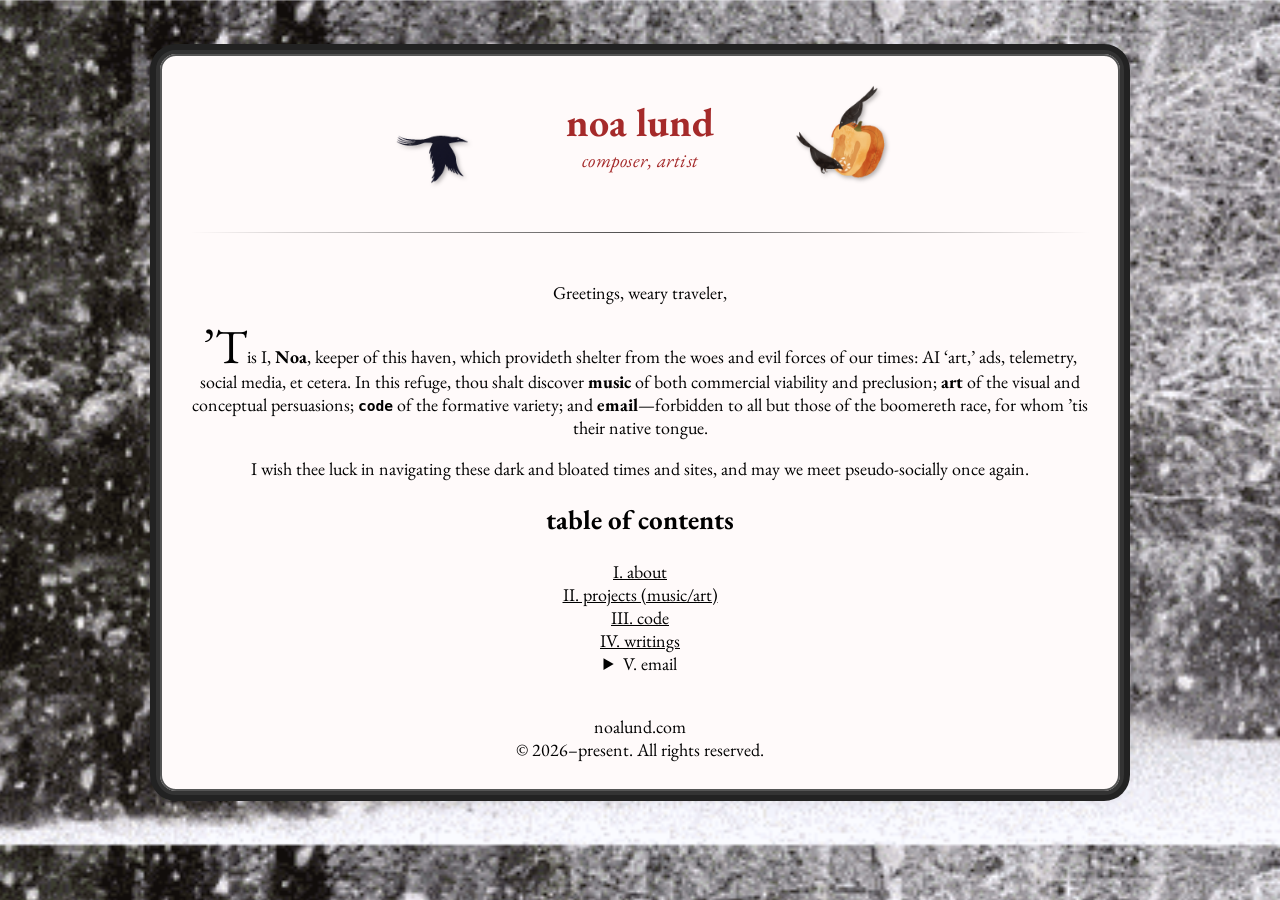
<file: index.html>
<!DOCTYPE html>
<html lang="en">
    <head>
        <meta charset="UTF-8">
        <meta name="viewport" content="width=device-width, initial-scale=1">
        <meta 
            name="description"
            content="Personal website of composer and artist Noa Lund.">
        <title>noa lund &ndash; home</title>
        <link href="style.css" rel="stylesheet">
        <link rel="icon" type="image/png" href="images/logo.png">
    </head>
    <body>
        <main>
            <header>
                <img src="images/crow.gif" alt="" class="header-gif left" title="credit to Perecz Annabella">
                <div>
                    <h1>noa lund</h1>
                    <p><em>composer, artist</em></p>
                </div>
                <img src="images/crows.gif" alt="" class="header-gif right" title="credit to Perecz Annabella">
            </header>
            <hr>
            <p>
                Greetings, weary traveler,
            </p>
            <p id="drop-cap">
                &rsquo;Tis I, <b>Noa</b>, keeper of this haven, which provideth shelter from the woes and evil forces of our times: AI &lsquo;art,&rsquo; ads, telemetry, social media, et cetera.
                In this refuge, thou shalt discover <b>music</b> of both commercial viability and preclusion; <b>art</b> of the visual and conceptual persuasions; <code><b>code</b></code> of the formative variety; and <b>email</b>&mdash;forbidden to all but those of the boomereth race, for whom &rsquo;tis their native tongue.
            </p>
            <p>
                I wish thee luck in navigating these dark and bloated times and sites, and may we meet pseudo-socially once again.
            </p>
            <h2>
                table of contents
            </h2>
            <nav>
                <ul>
                    <li><a href="about.html">I. about</a></li>
                    <li><a href="projects.html">II. projects (music/art)</a></li>
                    <li><a href="code.html">III. code</a></li>
                    <li><a href="writings.html">IV. writings</a></li>
                    <li>
                        <details>
                            <summary>V. email</summary>
                            me@<span id="email-name">fdasal2@10419@iefj</span>noalund.com
                        </details>
                    </li>
                </ul>
            </nav>
            <p>
            </p>
            <footer>
                noalund.com<br>
                &copy; 2026&ndash;present. All rights reserved.
            </footer>
        </main>
    </body>
</html>
</file>
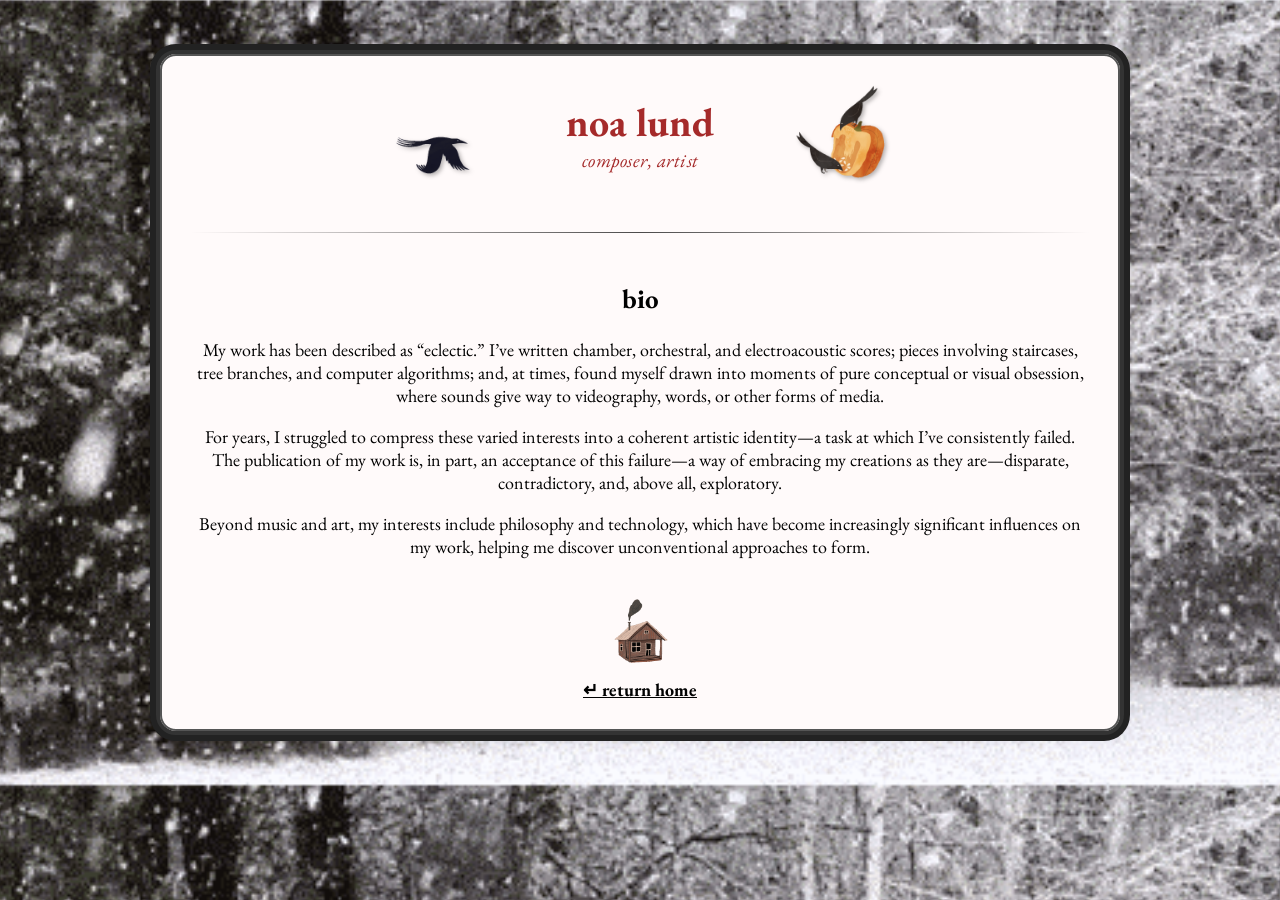
<file: about.html>
<!DOCTYPE html>
<html lang="en">
    <head>
        <meta charset="UTF-8">
        <meta name="viewport" content="width=device-width, initial-scale=1">
        <meta 
            name="description"
            content="Biography for Noa Lund.">
        <title>noa lund &ndash; about</title>
        <link href="style.css" rel="stylesheet">
        <link rel="icon" type="image/png" href="images/logo.png">
    </head>
    <body>
        <main>
            <header>
                <img src="images/crow.gif" alt="" class="header-gif left" title="credit to Perecz Annabella">
                <div>
                    <h1>noa lund</h1>
                    <p><em>composer, artist</em></p>
                </div>
                <img src="images/crows.gif" alt="" class="header-gif right" title="credit to Perecz Annabella">
            </header>
            <hr>
            <h2>bio</h2>
            <p>
                My work has been described as &ldquo;eclectic.&rdquo;
                I&rsquo;ve written chamber, orchestral, and electroacoustic scores; pieces involving staircases, tree branches, and computer algorithms; and, at times, found myself drawn into moments of pure conceptual or visual obsession, where sounds give way to videography, words, or other forms of media.
            </p>
            <p>
                For years, I struggled to compress these varied interests into a coherent artistic identity&mdash;a task at which I&rsquo;ve consistently failed.
                The publication of my work is, in part, an acceptance of this failure&mdash;a way of embracing my creations as they are&mdash;disparate, contradictory, and, above all, exploratory.
            </p>
            <p>
                Beyond music and art, my interests include philosophy and technology, which have become increasingly significant influences on my work, helping me discover unconventional approaches to form.
            </p>
            <nav class="return-button">
                <img src="images/cabin.gif" alt="cabin" title="credit to &rsquo;TOrZoNBorZ&lsquo;">
                <br><a href="index.html">&#8629; return home</a>
            </nav>
        </main>
    </body>
</html>
</file>
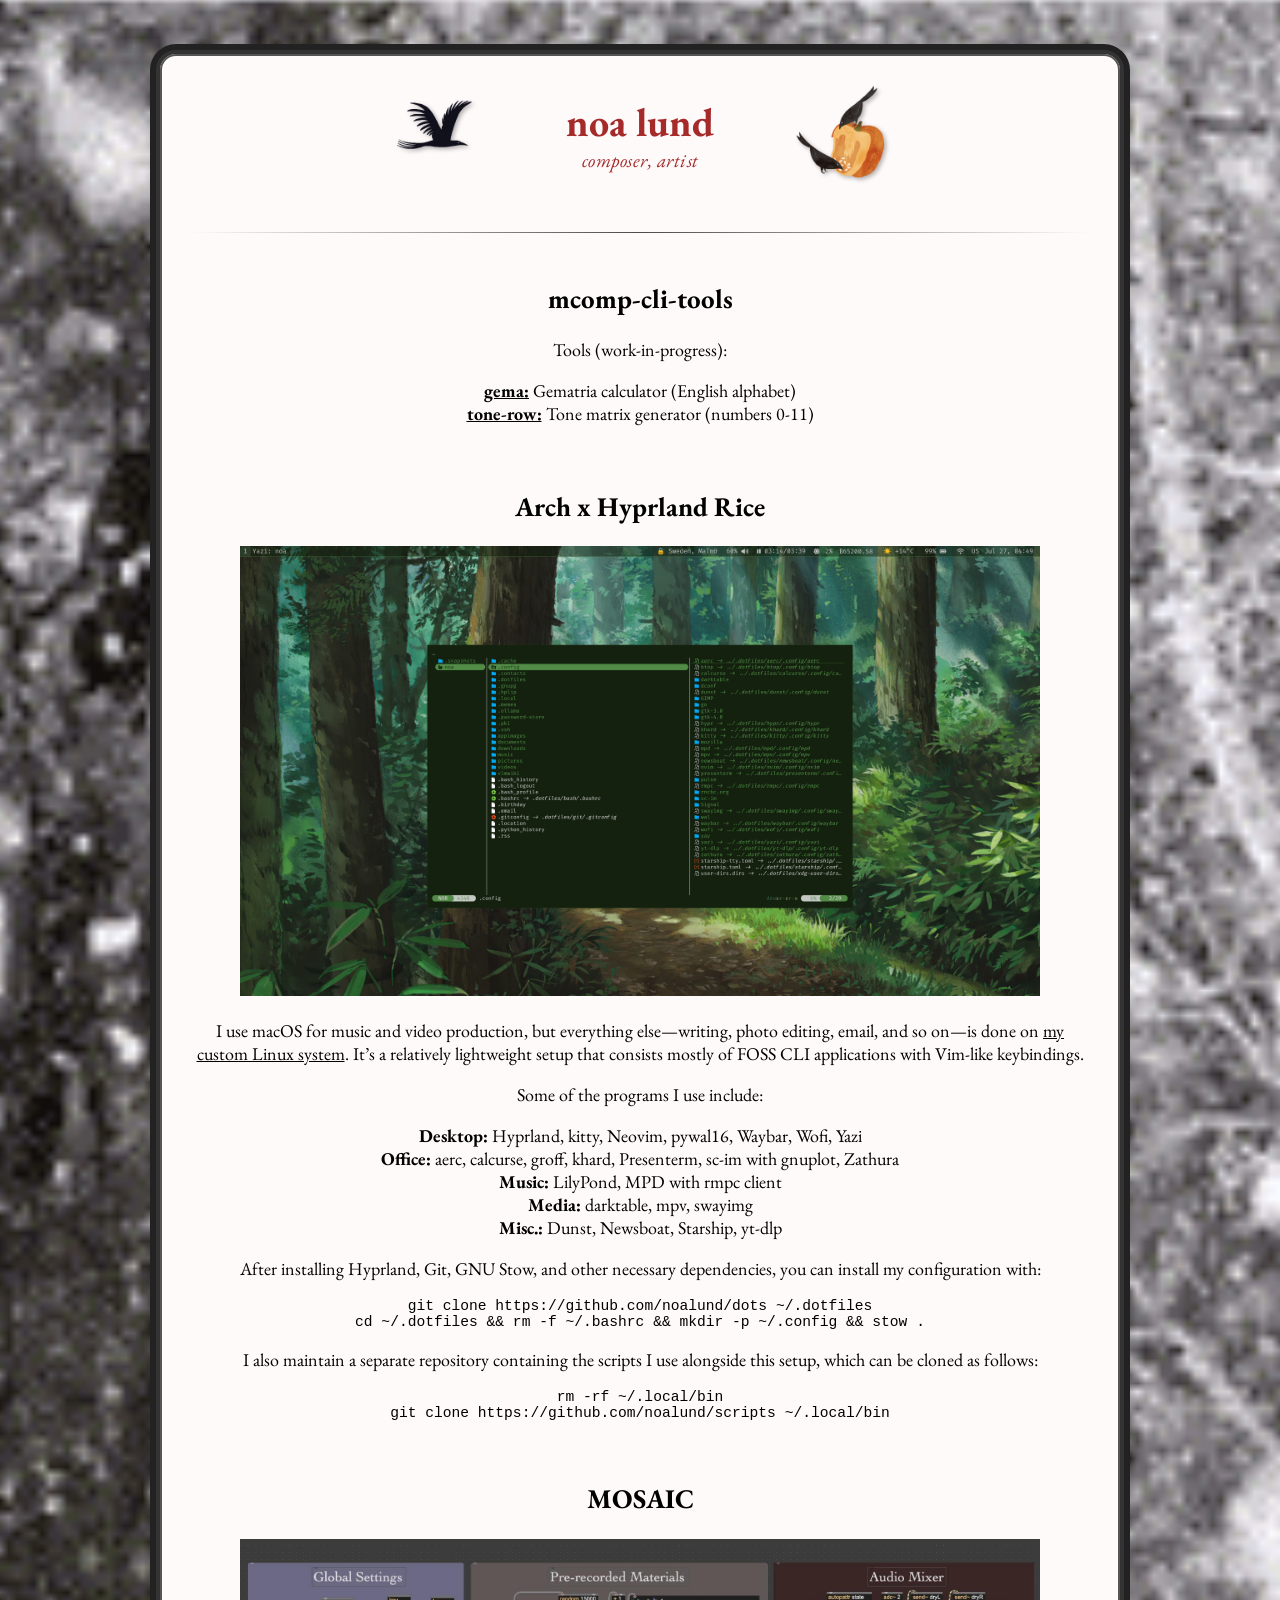
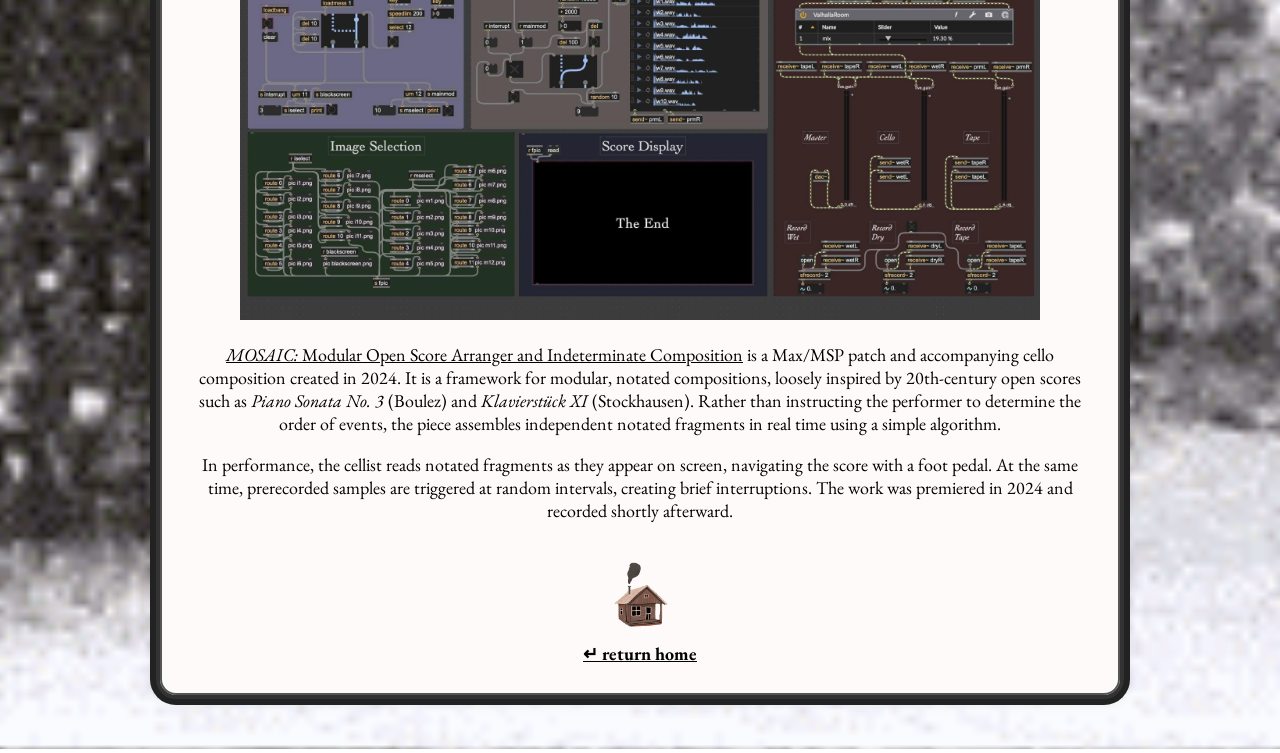
<file: code.html>
<!DOCTYPE html>
<html lang="en">
    <head>
        <meta charset="UTF-8">
        <meta name="viewport" content="width=device-width, initial-scale=1">
        <meta 
            name="description"
            content="Coding projects by Noa Lund.">
        <title>noa lund &ndash; code</title>
        <link href="style.css" rel="stylesheet">
        <link rel="icon" type="image/png" href="images/logo.png">
    </head>
    <body>
        <main>
            <header>
                <img src="images/crow.gif" alt="" class="header-gif left" title="credit to Perecz Annabella">
                <div>
                    <h1>noa lund</h1>
                    <p><em>composer, artist</em></p>
                </div>
                <img src="images/crows.gif" alt="" class="header-gif right" title="credit to Perecz Annabella">
            </header>
            <hr>
            <section>
                <h2>mcomp-cli-tools</h2>
                <p>Tools (work-in-progress):</p>
                <ul>
                    <li><strong><a href="https://github.com/noalund/mcomp-cli-tools/blob/main/gema "target="_blank" rel="noopener">gema:</a></strong> Gematria calculator (English alphabet)</li>
                    <li><strong><a href="https://github.com/noalund/mcomp-cli-tools/blob/main/tone-row "target="_blank" rel="noopener">tone-row:</a></strong> Tone matrix generator (numbers 0-11)</li>
                </ul>
            </section>
            <br>
            <section>
                <h2>Arch x Hyprland Rice</h2>
                <img src="images/rice.png" alt="Screenshot of my Linux desktop" class="code-images">
                <p>
                    I use macOS for music and video production, but everything else&mdash;writing, photo editing, email, and so on&mdash;is done on <a href="https://github.com/noalund/dots" target="_blank" rel="noopener">my custom Linux system</a>.
                    It&rsquo;s a relatively lightweight setup that consists mostly of FOSS CLI applications with Vim-like keybindings.
                </p>
                <p>Some of the programs I use include:</p>
                <ul>
                    <li><strong>Desktop:</strong> Hyprland, kitty, Neovim, pywal16, Waybar, Wofi, Yazi</li>
                    <li><strong>Office:</strong> aerc, calcurse, groff, khard, Presenterm, sc-im with gnuplot, Zathura</li>
                    <li><strong>Music:</strong> LilyPond, MPD with rmpc client</li>
                    <li><strong>Media:</strong> darktable, mpv, swayimg</li>
                    <li><strong>Misc.:</strong> Dunst, Newsboat, Starship, yt-dlp</li>
                </ul>
                <p>
                    After installing Hyprland, Git, GNU Stow, and other necessary dependencies, you can install my configuration with:
                </p>

<pre><code>git clone https://github.com/noalund/dots ~/.dotfiles
cd ~/.dotfiles && rm -f ~/.bashrc && mkdir -p ~/.config && stow .</code></pre>

                <p>
                    I also maintain a separate repository containing the scripts I use alongside this setup, which can be cloned as follows:
                </p>

<pre><code>rm -rf ~/.local/bin
git clone https://github.com/noalund/scripts ~/.local/bin</code></pre>
            </section>
            <br>
            <section>
                <h2>MOSAIC</h2>
                <img src="images/mosaic.jpg" alt="Screenshot of MOSAIC Max/MSP patch" class="code-images">
                <p>
                    <a href="https://github.com/noalund/MOSAIC" target="_blank" rel="noopener"><i>MOSAIC: </i>Modular Open Score Arranger and Indeterminate Composition</a> is a Max/MSP patch and accompanying cello composition created in 2024.
                    It is a framework for modular, notated compositions, loosely inspired by 20th-century open scores such as <i>Piano Sonata No. 3</i> (Boulez) and <i>Klavierstück XI</i> (Stockhausen). Rather than instructing the performer to determine the order of events, the piece assembles independent notated fragments in real time using a simple algorithm.
                </p>
                <p>
                    In performance, the cellist reads notated fragments as they appear on screen, navigating the score with a foot pedal.
                    At the same time, prerecorded samples are triggered at random intervals, creating brief interruptions.
                    The work was premiered in 2024 and recorded shortly afterward.
                </p>
            </section>
            <nav class="return-button">
                <img src="images/cabin.gif" alt="cabin" title="credit to &rsquo;TOrZoNBorZ&lsquo;">
                <br><a href="index.html">&#8629; return home</a>
            </nav>
        </main>
    </body>
</html>
</file>
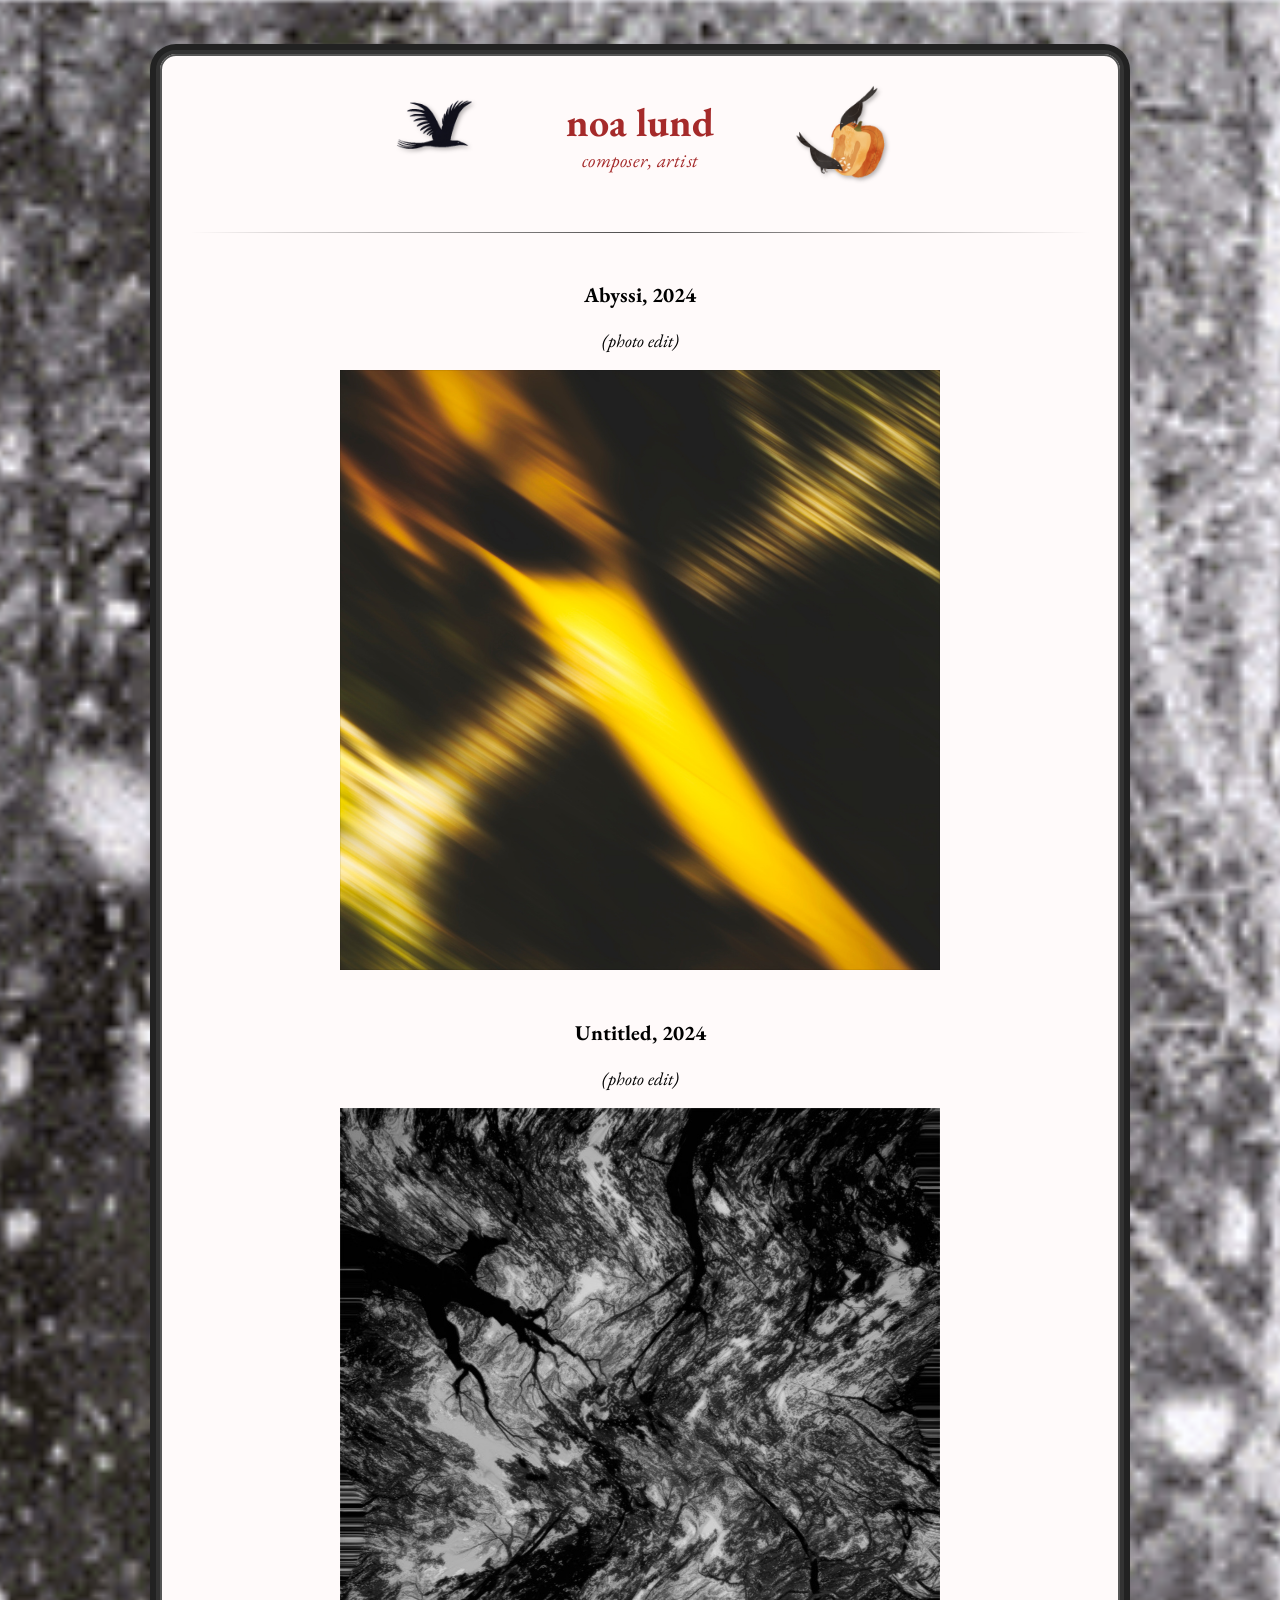
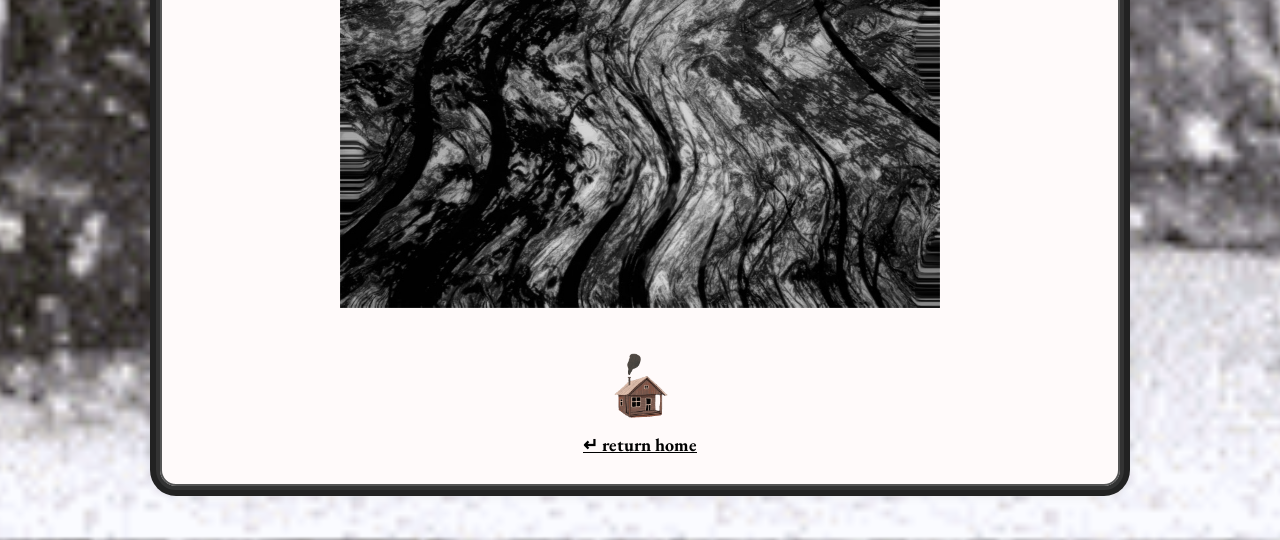
<file: images.html>
<!DOCTYPE html>
<html lang="en">
    <head>
        <meta charset="UTF-8">
        <meta name="viewport" content="width=device-width, initial-scale=1">
        <meta 
            name="description"
            content="Images by Noa Lund.">
        <title>noa lund &ndash; Images</title>
        <link href="style.css" rel="stylesheet">
        <link rel="icon" type="image/png" href="images/logo.png">
    </head>
    <body>
        <main>
            <header>
                <img src="images/crow.gif" alt="" class="header-gif left" title="credit to Perecz Annabella">
                <div>
                    <h1>noa lund</h1>
                    <p><em>composer, artist</em></p>
                </div>
                <img src="images/crows.gif" alt="" class="header-gif right" title="credit to Perecz Annabella">
            </header>
            <hr>

            <section id="abyssi">
                <h3>Abyssi, 2024</h3>
                <p><i>(photo edit)</i></p>
                <img src="images/abyssi.png" alt="Abyssi (2024) image" class="image-page-images">
            </section>

            <br>

            <section id="untitled-2024">
                <h3>Untitled, 2024</h3>
                <p><i>(photo edit)</i></p>
                <img src="images/untitled-2024.jpeg" alt="Untitled (2024) image" class="image-page-images">
            </section>

            <nav class="return-button">
                <img src="images/cabin.gif" alt="cabin" title="credit to &rsquo;TOrZoNBorZ&lsquo;">
                <br><a href="index.html">&#8629; return home</a>
            </nav>
        </main>
    </body>
</html>
</file>
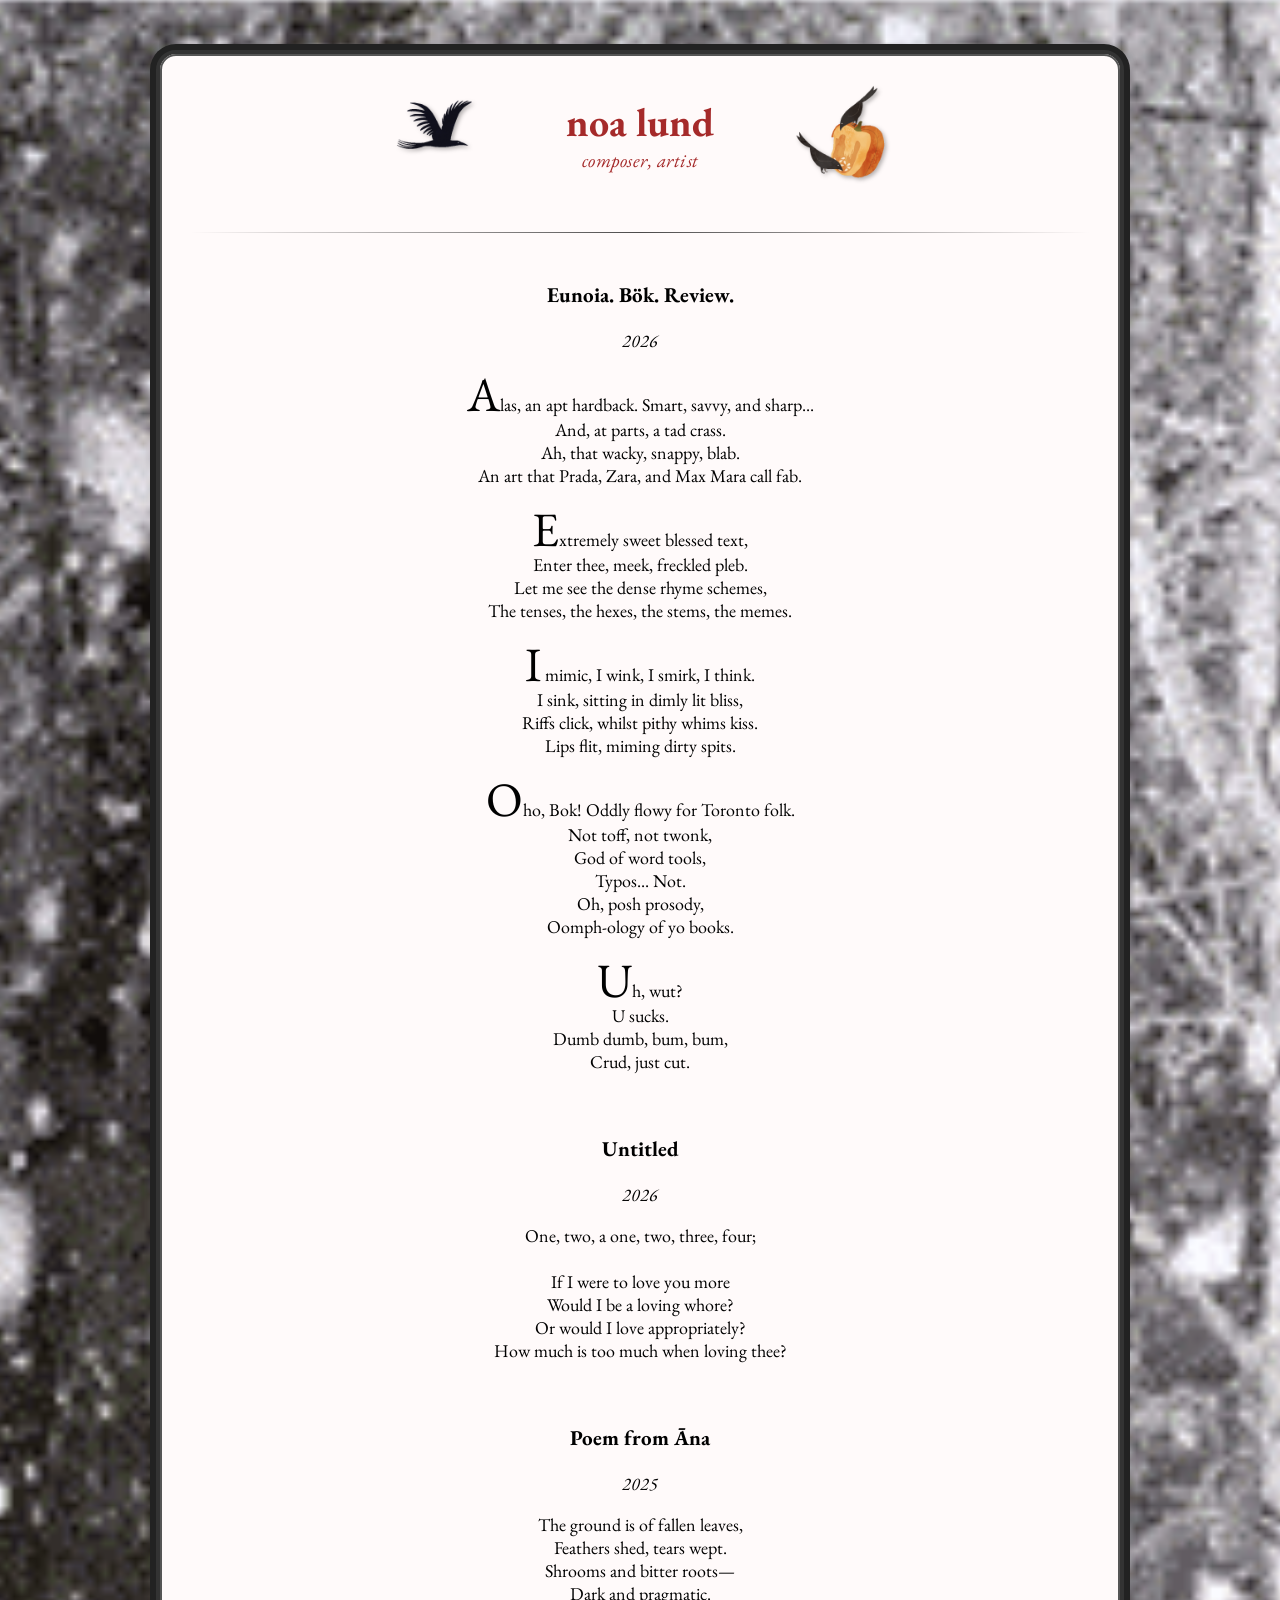
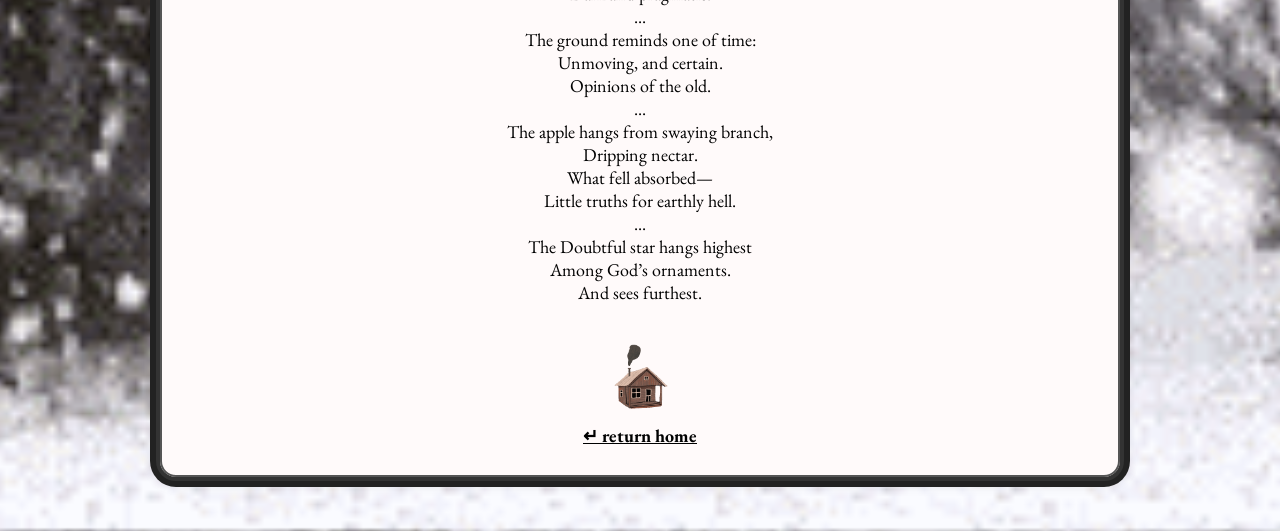
<file: poems.html>
<!DOCTYPE html>
<html lang="en">
    <head>
        <meta charset="UTF-8">
        <meta name="viewport" content="width=device-width, initial-scale=1">
        <meta 
            name="description"
            content="Poems by Noa Lund.">
        <title>noa lund &ndash; poems</title>
        <link href="style.css" rel="stylesheet">
        <link rel="icon" type="image/png" href="images/logo.png">
    </head>
    <body>
        <main>
            <header>
                <img src="images/crow.gif" alt="" class="header-gif left" title="credit to Perecz Annabella">
                <div>
                    <h1>noa lund</h1>
                    <p><em>composer, artist</em></p>
                </div>
                <img src="images/crows.gif" alt="" class="header-gif right" title="credit to Perecz Annabella">
            </header>
            <hr>

            <section id="eunoia">
                <h3>Eunoia. B&ouml;k. Review.</h3>
                <p><i>2026</i></p>
                <p id="drop-cap">
                    Alas, an apt hardback.
                    Smart, savvy, and sharp...<br>
                    And, at parts, a tad crass.<br>
                    Ah, that wacky, snappy, blab.<br>
                    An art that Prada, Zara, and Max Mara call fab.
                </p>
                <p id="drop-cap">
                    Extremely sweet blessed text,<br>
                    Enter thee, meek, freckled pleb.<br>
                    Let me see the dense rhyme schemes,<br>
                    The tenses, the hexes, the stems, the memes.
                </p>
                <p id="drop-cap">
                    I mimic, I wink, I smirk, I think.<br>
                    I sink, sitting in dimly lit bliss,<br>
                    Riffs click, whilst pithy whims kiss.<br>
                    Lips flit, miming dirty spits.
                </p>
                <p id="drop-cap">
                    Oho, Bok!
                    Oddly flowy for Toronto folk.<br>
                    Not toff, not twonk,<br>
                    God of word tools,<br>
                    Typos... Not.<br>
                    Oh, posh prosody,<br>
                    Oomph-ology of yo books.
                </p>
                <p id="drop-cap">
                    Uh, wut?<br>
                    U sucks.<br>
                    Dumb dumb, bum, bum,<br>
                    Crud, just cut.
                </p>
            </section>

            <br>

            <section id="untitled-2026">
                <h3>Untitled</h3>
                <p><i>2026</i></p>
                <p>
                    One, two, a one, two, three, four;<br><br>
                    If I were to love you more<br>
                    Would I be a loving whore?<br>
                    Or would I love appropriately?<br>
                    How much is too much when loving thee?
                </p>
            </section>

            <br>

            <section id="poem-from-Ana">
                <h3>Poem from &Amacr;na</h3>
                <p><i>2025</i></p>
                <p>
                    The ground is of fallen leaves,<br>
                    Feathers shed, tears wept.<br>
                    Shrooms and bitter roots&mdash;<br>
                    Dark and pragmatic.<br>
                    ...<br>
                    The ground reminds one of time:<br>
                    Unmoving, and certain.<br>
                    Opinions of the old.<br>
                    ...<br>
                    The apple hangs from swaying branch,<br>
                    Dripping nectar.<br>
                    What fell absorbed&mdash;<br>
                    Little truths for earthly hell.<br>
                    ...<br>
                    The Doubtful star hangs highest<br>
                    Among God’s ornaments.<br>
                    And sees furthest.
                </p>
            </section>

            <nav class="return-button">
                <img src="images/cabin.gif" alt="cabin" title="credit to &rsquo;TOrZoNBorZ&lsquo;">
                <br><a href="index.html">&#8629; return home</a>
            </nav>
        </main>
    </body>
</html>
</file>
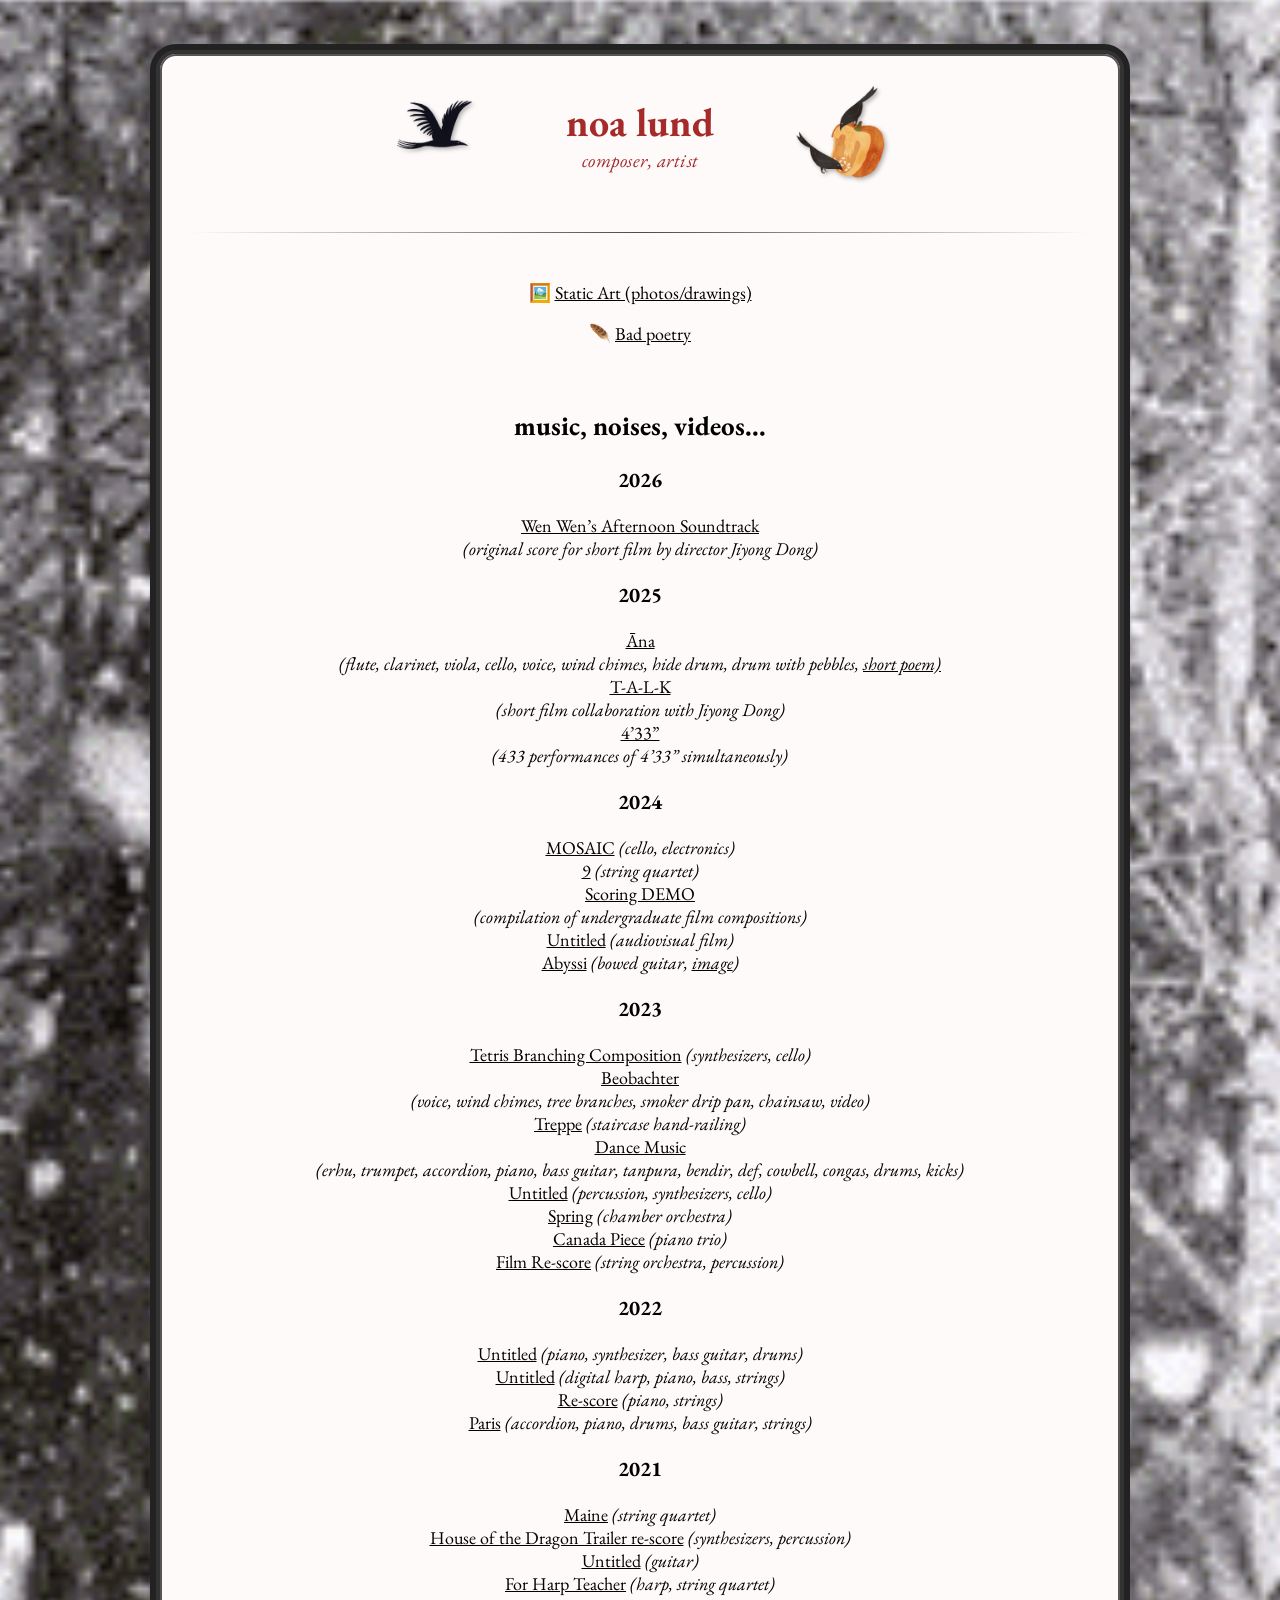
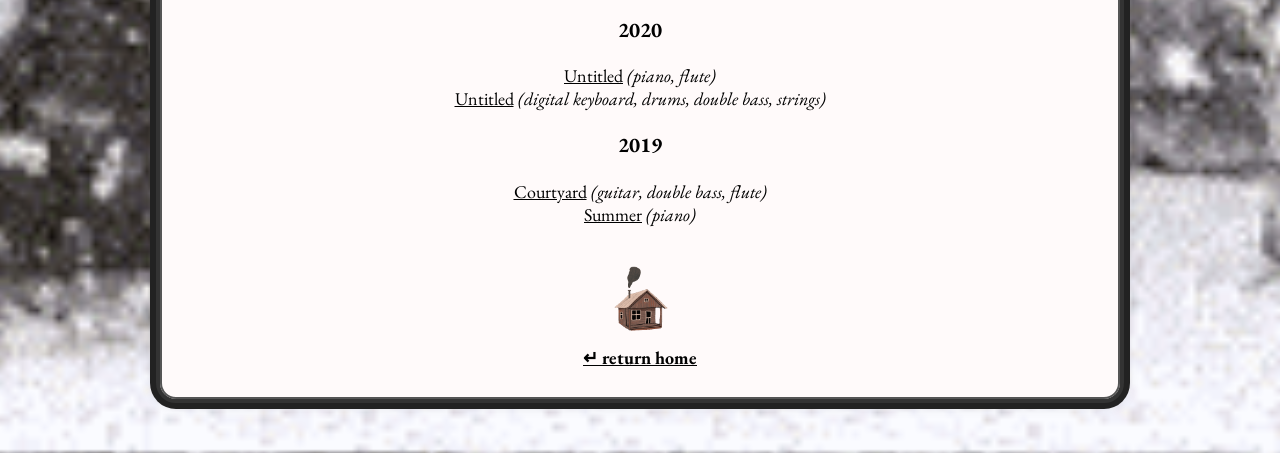
<file: projects.html>
<!DOCTYPE html>
<html lang="en">
    <head>
        <meta charset="UTF-8">
        <meta name="viewport" content="width=device-width, initial-scale=1">
        <meta 
            name="description"
            content="Music compositions and art by Noa Lund.">
        <title>noa lund &ndash; projects</title>
        <link href="style.css" rel="stylesheet">
        <link rel="icon" type="image/png" href="images/logo.png">
    </head>
    <body>
        <main>
            <header>
                <img src="images/crow.gif" alt="" class="header-gif left" title="credit to Perecz Annabella">
                <div>
                    <h1>noa lund</h1>
                    <p><em>composer, artist</em></p>
                </div>
                <img src="images/crows.gif" alt="" class="header-gif right" title="credit to Perecz Annabella">
            </header>
            <hr>
            <p>&#128444;&#65039; <a href="images.html">Static Art (photos/drawings)</a></p>
            <p>&#129718; <a href="poems.html">Bad poetry</a></p>
            <br>
            <h2>music, noises, videos...</h2>
            <h3>2026</h3>
            <ul>
                <li><a href="https://youtu.be/Yl_hB_9iQTk?si=xpCtAEPSQQzu_Ory" target="_blank" rel="noopener">Wen Wen&rsquo;s Afternoon Soundtrack</a><br> <em>(original score for short film by director Jiyong Dong)</em></li>
            </ul>

            <h3>2025</h3>
            <ul>
                <li><a href="https://youtu.be/2XmHKBZUiTY?si=-LTtXaG5fGDOgBXL" target="_blank" rel="noopener">&Amacr;na</a><br><em>(flute, clarinet, viola, cello, voice, wind chimes, hide drum, drum with pebbles, <a href="poems.html#poem-from-Ana">short poem)</a></em></li>
                <li><a href="https://youtu.be/t_kuZPgAkXc?si=Kgm9QxVQyVPDR3ml" target="_blank" rel="noopener">T-A-L-K</a><br> <em>(short film collaboration with Jiyong Dong)</em></li>
                <li><a href="https://youtu.be/UptjFdTbHmg?si=6-s2dIzV-xqLfaj2" target="_blank" rel="noopener">4&rsquo;33&rdquo;</a><br> <em>(433 performances of 4&rsquo;33&rdquo; simultaneously)</em></li>
            </ul>

            <h3>2024</h3>
            <ul>
                <li><a href="https://youtu.be/e6UDhzT9sMo?si=grm8GRiAl6EACcAP" target="_blank" rel="noopener">MOSAIC</a> <em>(cello, electronics)</em></li>
                <li><a href="https://youtu.be/_tPJzwRuINc?si=m_HnogXPaL9kUrKI" target="_blank" rel="noopener">9</a> <em>(string quartet)</em></li>
                <li><a href="https://youtu.be/TpzdyG1cgTM?si=P4huJ9kTC-wj-9BA" target="_blank" rel="noopener">Scoring DEMO</a><br> <em>(compilation of undergraduate film compositions)</em></li>
                <li><a href="https://youtu.be/E5Jbqe_N4bg?si=sESA1aThu_j63XK8" target="_blank" rel="noopener">Untitled</a> <em>(audiovisual film)</em></li>
                <li><a href="audio/abyssi.mp3" target="_blank" rel="noopener">Abyssi</a> <em>(bowed guitar, <a href="images.html#abyssi">image</a>)</em></li>
            </ul>

            <h3>2023</h3>
            <ul>
                <li><a href="https://youtu.be/XAkkfuXKVNM?si=zcFcq2OyNcWk7ZcL" target="_blank" rel="noopener">Tetris Branching Composition</a> <em>(synthesizers, cello)</em></li>
                <li><a href="https://youtu.be/fBzIY-AE1i4?si=2AH_WvTx_uN57PrO" target="_blank" rel="noopener">Beobachter</a><br> <em>(voice, wind chimes, tree branches, smoker drip pan, chainsaw, video)</em></li>
                <li><a href="https://youtu.be/ud4xB9ghm9Q?si=LRRwvpu1XU_GOEPp" target="_blank" rel="noopener">Treppe</a> <em>(staircase hand-railing)</em></li>
                <li><a href="audio/dance-music.mp3" target="_blank" rel="noopener">Dance Music</a><br> <em>(erhu, trumpet, accordion, piano, bass guitar, tanpura, bendir, def, cowbell, congas, drums, kicks)</em></li>
                <li><a href="audio/untitled-2023.mp3" target="_blank" rel="noopener">Untitled</a> <em>(percussion, synthesizers, cello)</em></li>
                <li><a href="https://youtu.be/Tcc7-eqI0q8?si=QVHYaUH0gty_5iE2" target="_blank" rel="noopener">Spring</a> <em>(chamber orchestra)</em></li>
                <li><a href="https://youtu.be/j0i4FGvHkfo?si=yEaJLDYmXPTenXp4" target="_blank" rel="noopener">Canada Piece</a> <em>(piano trio)</em></li>
                <li><a href="https://youtu.be/xsDadZOOH74?si=U2SVLI8X4HBUmMit" target="_blank" rel="noopener">Film Re-score</a> <em>(string orchestra, percussion)</em></li>
            </ul>

            <h3>2022</h3>
            <ul>
                <li><a href="audio/untitled-2022-2.mp3" target="_blank" rel="noopener">Untitled</a> <em>(piano, synthesizer, bass guitar, drums)</em></li>
                <li><a href="audio/untitled-2022.mp3" target="_blank" rel="noopener">Untitled</a> <em>(digital harp, piano, bass, strings)</em></li>
                <li><a href="https://youtu.be/f28NffOBi5o?si=g_EJZo_tHIEBMGmJ" target="_blank" rel="noopener">Re-score</a> <em>(piano, strings)</em></li>
                <li><a href="audio/paris.mp3" target="_blank" rel="noopener">Paris</a> <em>(accordion, piano, drums, bass guitar, strings)</em></li>
            </ul>

            <h3>2021</h3>
            <ul>
                <li><a href="https://youtu.be/c0v3UfuRb88?si=6e4UzXuRtu-5Gbg1" target="_blank" rel="noopener">Maine</a> <em>(string quartet)</em></li>
                <li><a href="https://youtu.be/Gv2X-hcQ2go?si=lxh8SrcCmyP88UuK" target="_blank" rel="noopener">House of the Dragon Trailer re-score</a> <em>(synthesizers, percussion)</em></li>
                <li><a href="audio/untitled-2021.mp3" target="_blank" rel="noopener">Untitled</a> <em>(guitar)</em></li>
                <li><a href="audio/for-harp-teacher.mp3" target="_blank" rel="noopener">For Harp Teacher</a> <em>(harp, string quartet)</em></li>
            </ul>

            <h3>2020</h3>
            <ul>
                <li><a href="audio/untitled-2020-2.mp3" target="_blank" rel="noopener">Untitled</a> <em>(piano, flute)</em></li>
                <li><a href="audio/untitled-2020.mp3" target="_blank" rel="noopener">Untitled</a> <em>(digital keyboard, drums, double bass, strings)</em></li>
            </ul>

            <h3>2019</h3>
            <ul>
                <li><a href="audio/courtyard.mp3" target="_blank" rel="noopener">Courtyard</a> <em>(guitar, double bass, flute)</em></li>
                <li><a href="audio/summer.mp3" target="_blank" rel="noopener">Summer</a> <em>(piano)</em></li>
            </ul>

            <nav class="return-button">
                <img src="images/cabin.gif" alt="cabin" title="credit to &rsquo;TOrZoNBorZ&lsquo;">
                <br><a href="index.html">&#8629; return home</a>
            </nav>
        </main>
    </body>
</html>
</file>
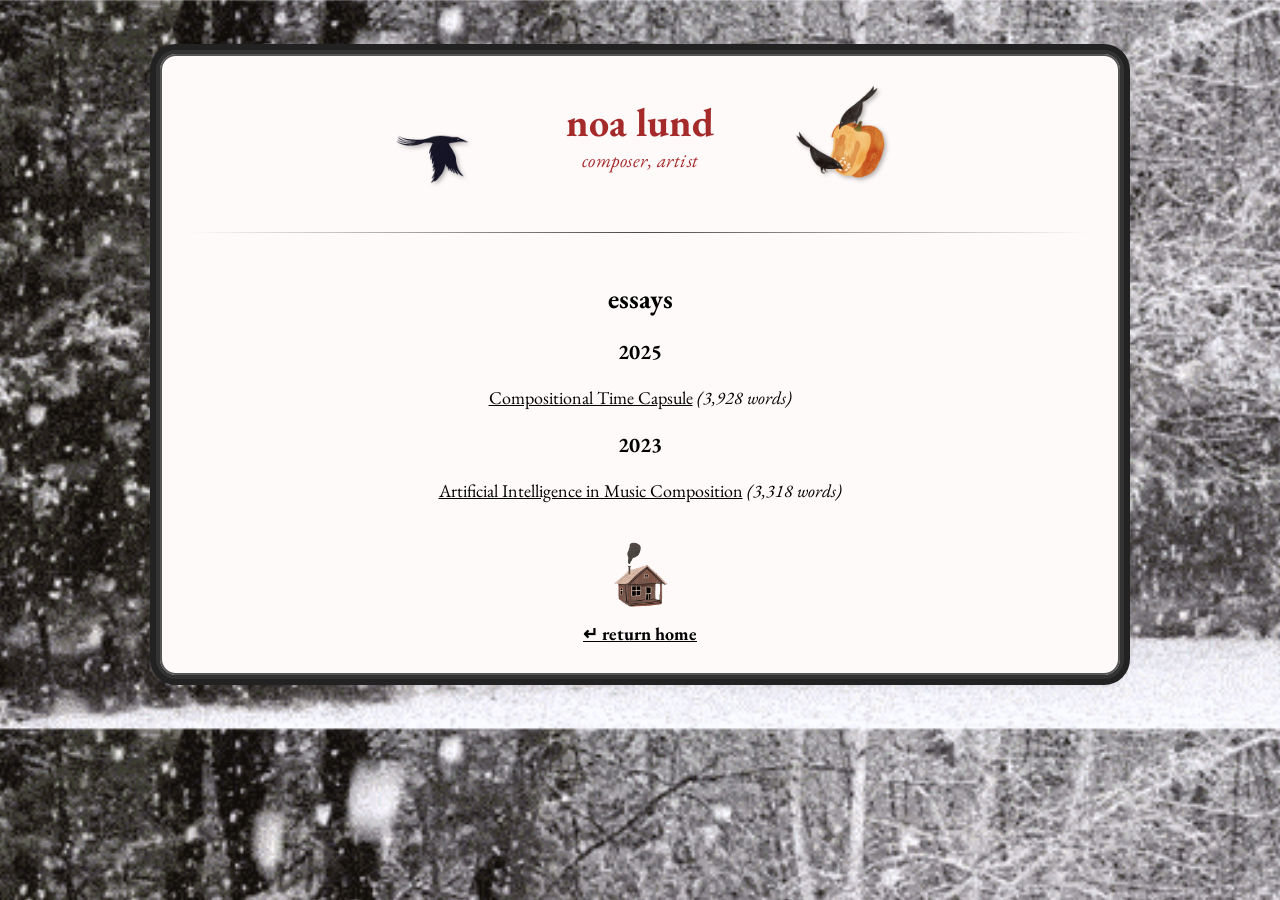
<file: writings.html>
<!DOCTYPE html>
<html lang="en">
    <head>
        <meta charset="UTF-8">
        <meta name="viewport" content="width=device-width, initial-scale=1">
        <meta 
            name="description"
            content="Essays by Noa Lund.">
        <title>noa lund &ndash; writings</title>
        <link href="style.css" rel="stylesheet">
        <link rel="icon" type="image/png" href="images/logo.png">
    </head>
    <body>
        <main>
            <header>
                <img src="images/crow.gif" alt="" class="header-gif left" title="credit to Perecz Annabella">
                <div>
                    <h1>noa lund</h1>
                    <p><em>composer, artist</em></p>
                </div>
                <img src="images/crows.gif" alt="" class="header-gif right" title="credit to Perecz Annabella">
            </header>
            <hr>
            <h2>essays</h2>
            <h3>2025</h3>
            <ul>
                <li><a href="documents/comp-time-capsule.pdf" target="_blank" rel="noopener">Compositional Time Capsule</a> <em>(3,928 words)</em></li>
            </ul>
            <h3>2023</h3>
            <ul>
                <li><a href="documents/ai-in-mcomp.pdf" target="_blank" rel="noopener">Artificial Intelligence in Music Composition</a> <em>(3,318 words)</em></li>
            </ul>
            <nav class="return-button">
                <img src="images/cabin.gif" alt="cabin" title="credit to &rsquo;TOrZoNBorZ&lsquo;">
                <br><a href="index.html">&#8629; return home</a>
            </nav>
        </main>
    </body>
</html>
</file>
<file: style.css>
@font-face {
    font-family: "EB Garamond";
    src: url("fonts/EBGaramond-VariableFont_wght.ttf") format("truetype");
    font-weight: 100 700;
    font-style: normal;
    font-display: swap;
}

@font-face {
    font-family: "EB Garamond";
    src: url("fonts/EBGaramond-Italic-VariableFont_wght.ttf") format("truetype");
    font-weight: 100 700;
    font-style: italic;
    font-display: swap;
}

body {
    font-size: 112.5%;
    font-family: "EB Garamond", "Garamond", Georgia, serif;
    font-weight: 400;
    background-image: url("images/snow.gif");
    background-size: cover;
    background-position: center;
    text-align: center;
    cursor: url('images/eye-cursor.png') 16 16, auto;
}

a {
    color: black;
}

ul {
    list-style-type: none;
    padding: 0;
}

hr {
    border: none;
    height: 1px;
    background: linear-gradient(
    to right,
    transparent 0%,
    rgba(0, 0, 0, 0.7) 50%,
    transparent 100%
    );
    margin: clamp(2rem, 5vw, 3rem) 0;
}

header {
    display: flex;
    align-items: center;
    justify-content: center;
    gap: 80px;
    margin-bottom: 20px;
    color: #A52A2A;
}

header .header-gif {
    width: 100px;
    height: 100px;
    object-fit: contain;
    filter: drop-shadow(2px 2px 2px rgba(0,0,0,0.3));
}

header h1,
header p {
    margin: 0;
}

header h1 {
    font-size: 2.5rem;
}

header p {
    font-size: 1.2rem;
    letter-spacing: 0.5px;
}

footer {
    margin-top: 40px;
}

main {
    background: snow;
    padding: 30px;
    max-width: 900px;
    margin: 50px auto;
    text-align: center;
    border: 4px solid #333;
    border-radius: 20px;
    box-shadow:
        inset 0 0 0 2px #555,
        0 0 0 6px #222,
        0 0 15px rgba(0,0,0,0.2);
}

/*for people who use cell phones*/
@media (max-width: 600px) {
    header {
        flex-direction: column;
        gap: 1rem;
    }

    main {
        margin: 1rem;
        padding: 1rem;
    }
}

#drop-cap::first-letter {
    font-size: 3rem;
    line-height: 1;
    padding-top: 0.05em;
}

#email-name {
    display: none;
}

.return-button {
    font-weight: bold;
    margin-top: 40px;
}

.return-button img {
    max-width: 75px;
}

.code-images, .image-page-images {
    width: 100%;
    height: auto;
}

.code-images {
    max-width: 800px;
}

.image-page-images {
    max-width: 600px;
}

pre {
    white-space: pre-wrap;
}
</file>
